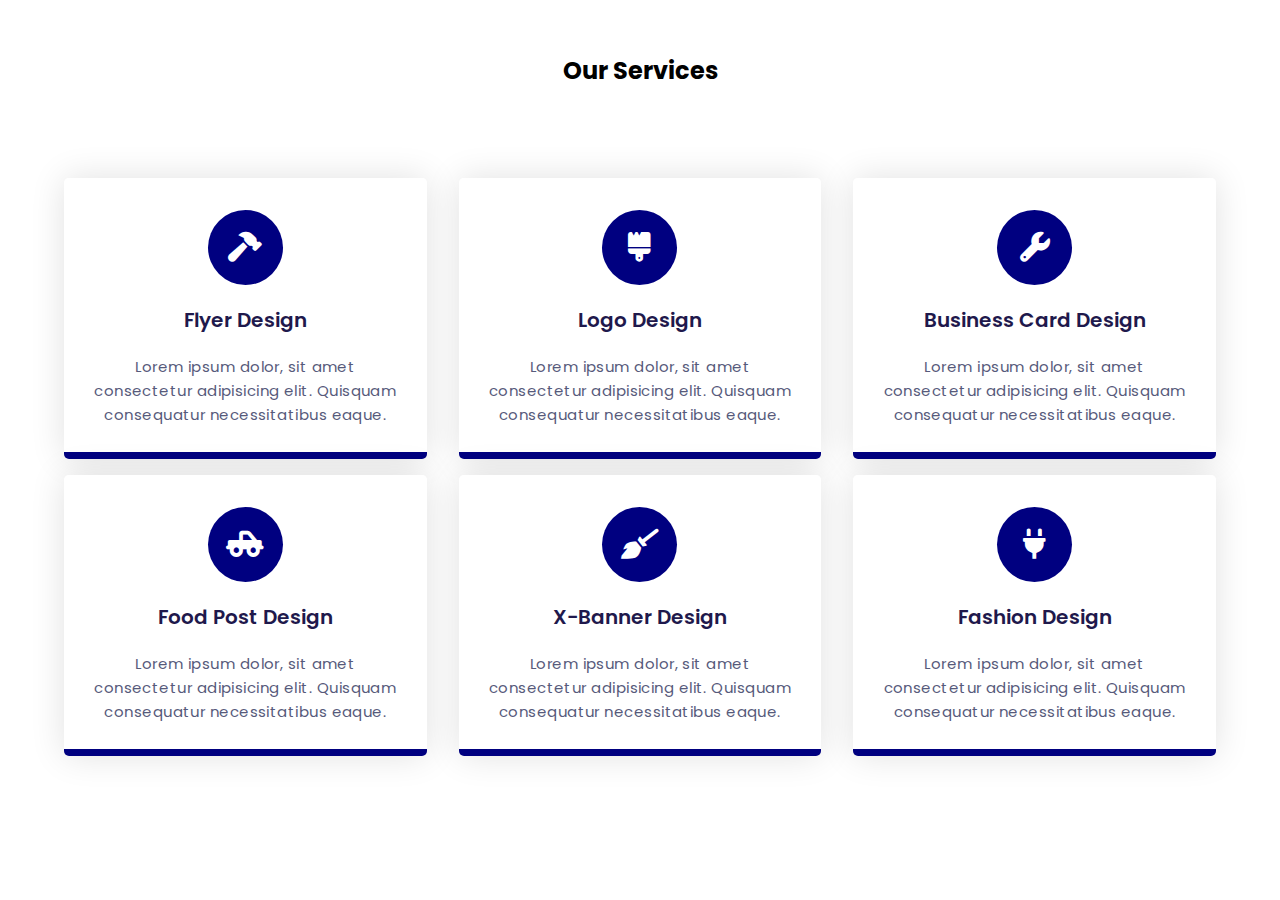
<file: assets/Responsive Services Section/index.html>
<!DOCTYPE html>
<html lang="en">
  <head>
    <meta name="viewport" content="width=device-width, initial-scale=1.0" />
    <title>Responsive Services Section</title>
    <!-- Font Awesome CDN-->
    <link
      rel="stylesheet"
      href="https://cdnjs.cloudflare.com/ajax/libs/font-awesome/6.0.0-beta3/css/all.min.css"
    />
    <!-- Google Font -->
    <link
      href="https://fonts.googleapis.com/css2?family=Poppins:wght@400;500;600&display=swap"
      rel="stylesheet"
    />
    <!-- Stylesheet -->
    <link rel="stylesheet" href="style.css" />
  </head>
  <body>
    <section>
      <div class="row">
        <h2 class="section-heading">Our Services</h2>
        <br>
        <br>
      </div>
      <div class="row">
        <div class="column">
          <a href="https://niloy65.blogspot.com/search/label/Social%20Media?&max-results=5">
          <div class="card">
            <div class="icon-wrapper">
              <i class="fas fa-hammer"></i>
            </div>
            <h3>Flyer Design</h3>
            <p>
              Lorem ipsum dolor, sit amet consectetur adipisicing elit. Quisquam
              consequatur necessitatibus eaque.
            </p>
          </div>
        </div>
        <div class="column">
          <a href="https://niloy65.blogspot.com/search/label/Logo%20design?&max-results=5">
          <div class="card">
            <div class="icon-wrapper">
              <i class="fas fa-brush"></i>
            </div>
            <h3>Logo Design</h3>
            <p>
              Lorem ipsum dolor, sit amet consectetur adipisicing elit. Quisquam
              consequatur necessitatibus eaque.
            </p>
          </div>
        </div>
        <div class="column">
          <a href="https://niloy65.blogspot.com/search/label/Business%20Card%20Design?&max-results=7">
          <div class="card">
            <div class="icon-wrapper">
              <i class="fas fa-wrench"></i>
            </div>
            <h3>Business Card Design</h3>
            <p>
              Lorem ipsum dolor, sit amet consectetur adipisicing elit. Quisquam
              consequatur necessitatibus eaque.
            </p>
          </div>
        </div>
        <div class="column">
          <a href="https://niloy65.blogspot.com/search/label/Food?&max-results=5">
          <div class="card">  
            <div class="icon-wrapper">
              <i class="fas fa-truck-pickup"></i>
            </div>
            <h3>Food Post Design</h3>
            <p>
              Lorem ipsum dolor, sit amet consectetur adipisicing elit. Quisquam
              consequatur necessitatibus eaque.
            </p>
          </div>
        </div>
        <div class="column">
          <a href="https://niloy65.blogspot.com/search?q=x+banner">
          <div class="card">
            <div class="icon-wrapper">
              <i class="fas fa-broom"></i>
            </div>
            <h3>X-Banner Design</h3>
            <p>
              Lorem ipsum dolor, sit amet consectetur adipisicing elit. Quisquam
              consequatur necessitatibus eaque.
            </p>
          </div>
        </div>
        <div class="column">
          <a href="https://niloy65.blogspot.com/search/label/Fashion%20Design?&max-results=5">
          <div class="card">
            <div class="icon-wrapper">
              <i class="fas fa-plug"></i>
            </div>
            <h3>Fashion Design</h3>
            <p>
              Lorem ipsum dolor, sit amet consectetur adipisicing elit. Quisquam
              consequatur necessitatibus eaque.
            </p>
          </div>
        </div>
      </div>
    </section>
  </body>
</html>
</file>
<file: assets/Responsive Services Section/style.css>
* {
  padding: 0;
  margin: 0;
  box-sizing: border-box;
  font-family: "Poppins", sans-serif;
}
section {
  height: 100vh;
  width: 100%;
  display: grid;
  place-items: center;
}
.row {
  display: flex;
  flex-wrap: wrap;
}
.column {
  width: 100%;
  padding: 0 1em 1em 1em;
  text-align: center;
}
.card {
  width: 100%;
  height: 100%;
  padding: 2em 1.5em;
  background: linear-gradient(#ffffff 50%, navy 50%);
  background-size: 100% 200%;
  background-position: 0 2.5%;
  border-radius: 5px;
  box-shadow: 0 0 35px rgba(0, 0, 0, 0.12);
  cursor: pointer;
  transition: 0.5s;
}



.column a {
  text-decoration: none;
}




h3 {
  font-size: 20px;
  font-weight: 600;
  color: #1f194c;
  margin: 1em 0;
}
p {
  color: #575a7b;
  font-size: 15px;
  line-height: 1.6;
  letter-spacing: 0.03em;
}
.icon-wrapper {
  background-color: navy;
  position: relative;
  margin: auto;
  font-size: 30px;
  height: 2.5em;
  width: 2.5em;
  color: #ffffff;
  border-radius: 50%;
  display: grid;
  place-items: center;
  transition: 0.5s;
}
.card:hover {
  background-position: 0 100%;
}
.card:hover .icon-wrapper {
  background-color: #ffffff;
  color: navy;
}
.card:hover h3 {
  color: #ffffff;
}
.card:hover p {
  color: #f0f0f0;
}
@media screen and (min-width: 768px) {
  section {
    padding: 0 2em;
  }
  .column {
    flex: 0 50%;
    max-width: 50%;
  }
}
@media screen and (min-width: 992px) {
  section {
    padding: 1em 3em;
  }
  .column {
    flex: 0 0 33.33%;
    max-width: 33.33%;
  }
}
</file>
